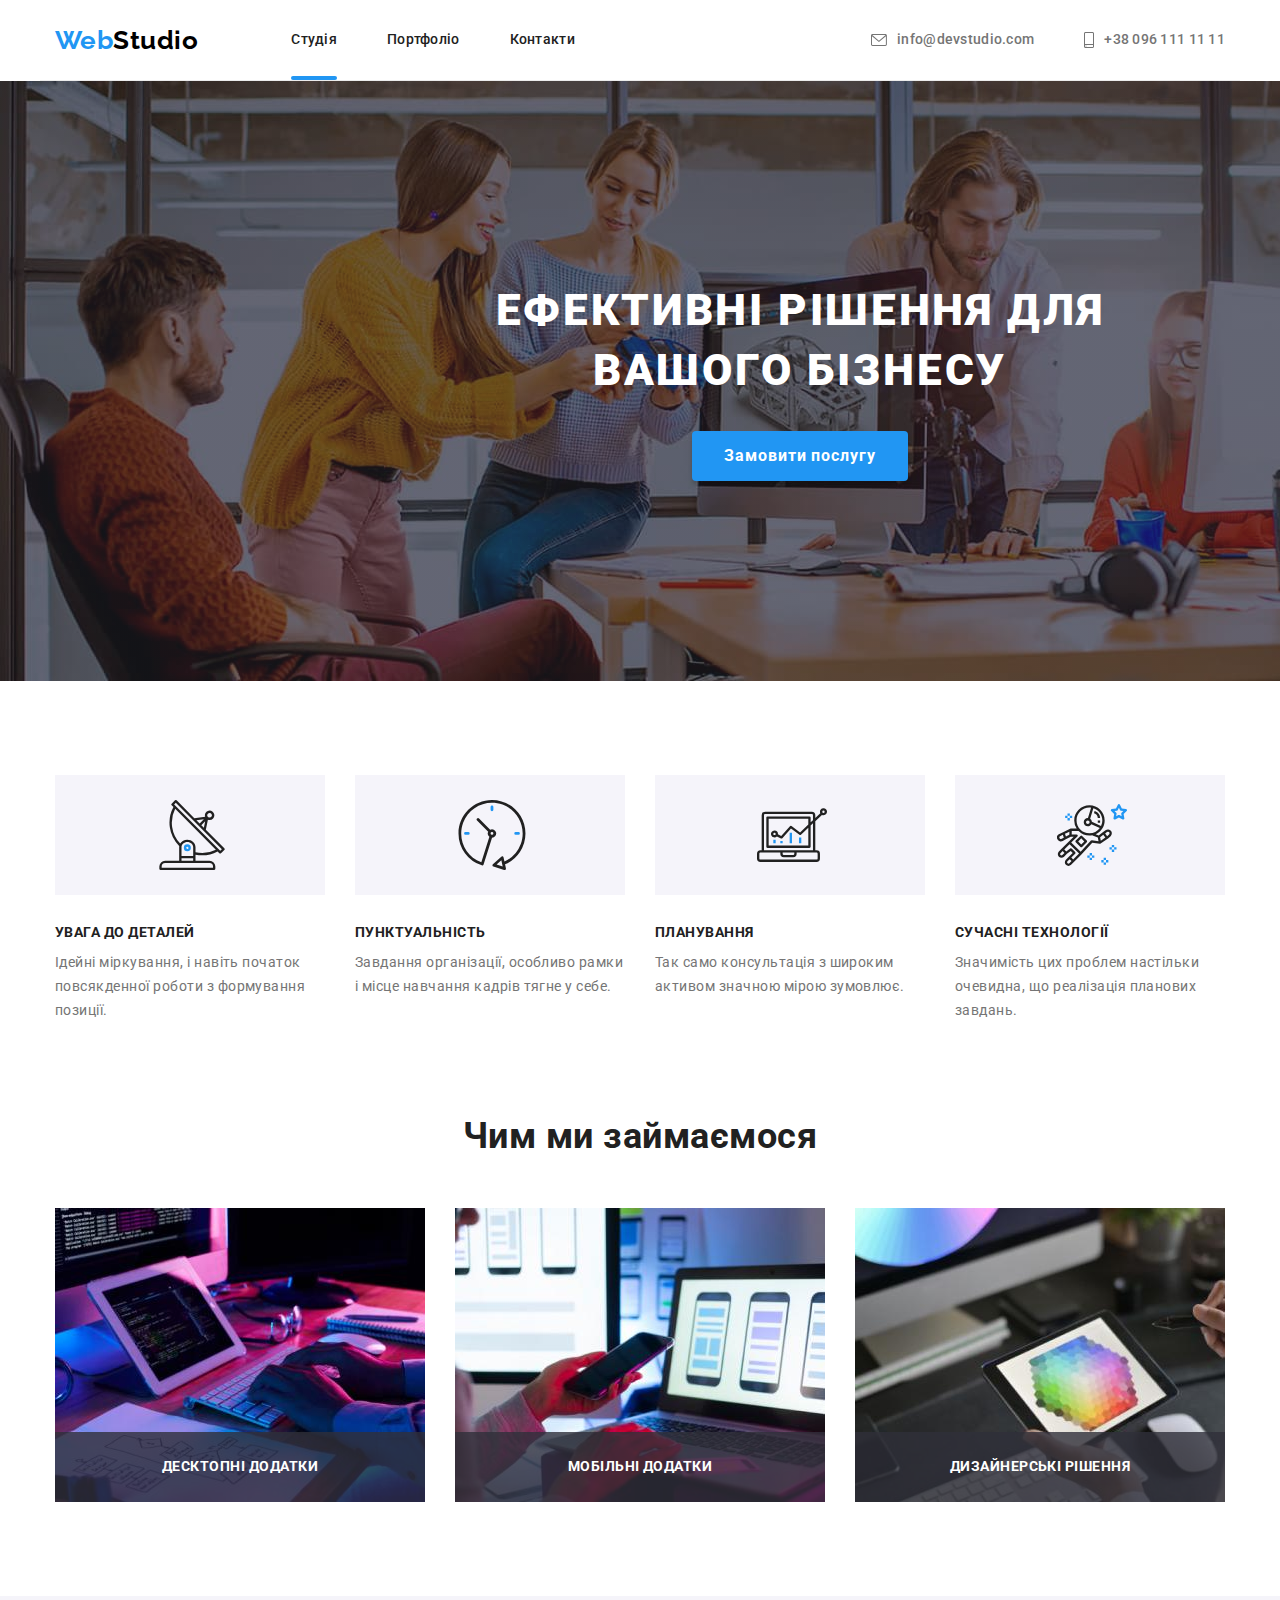
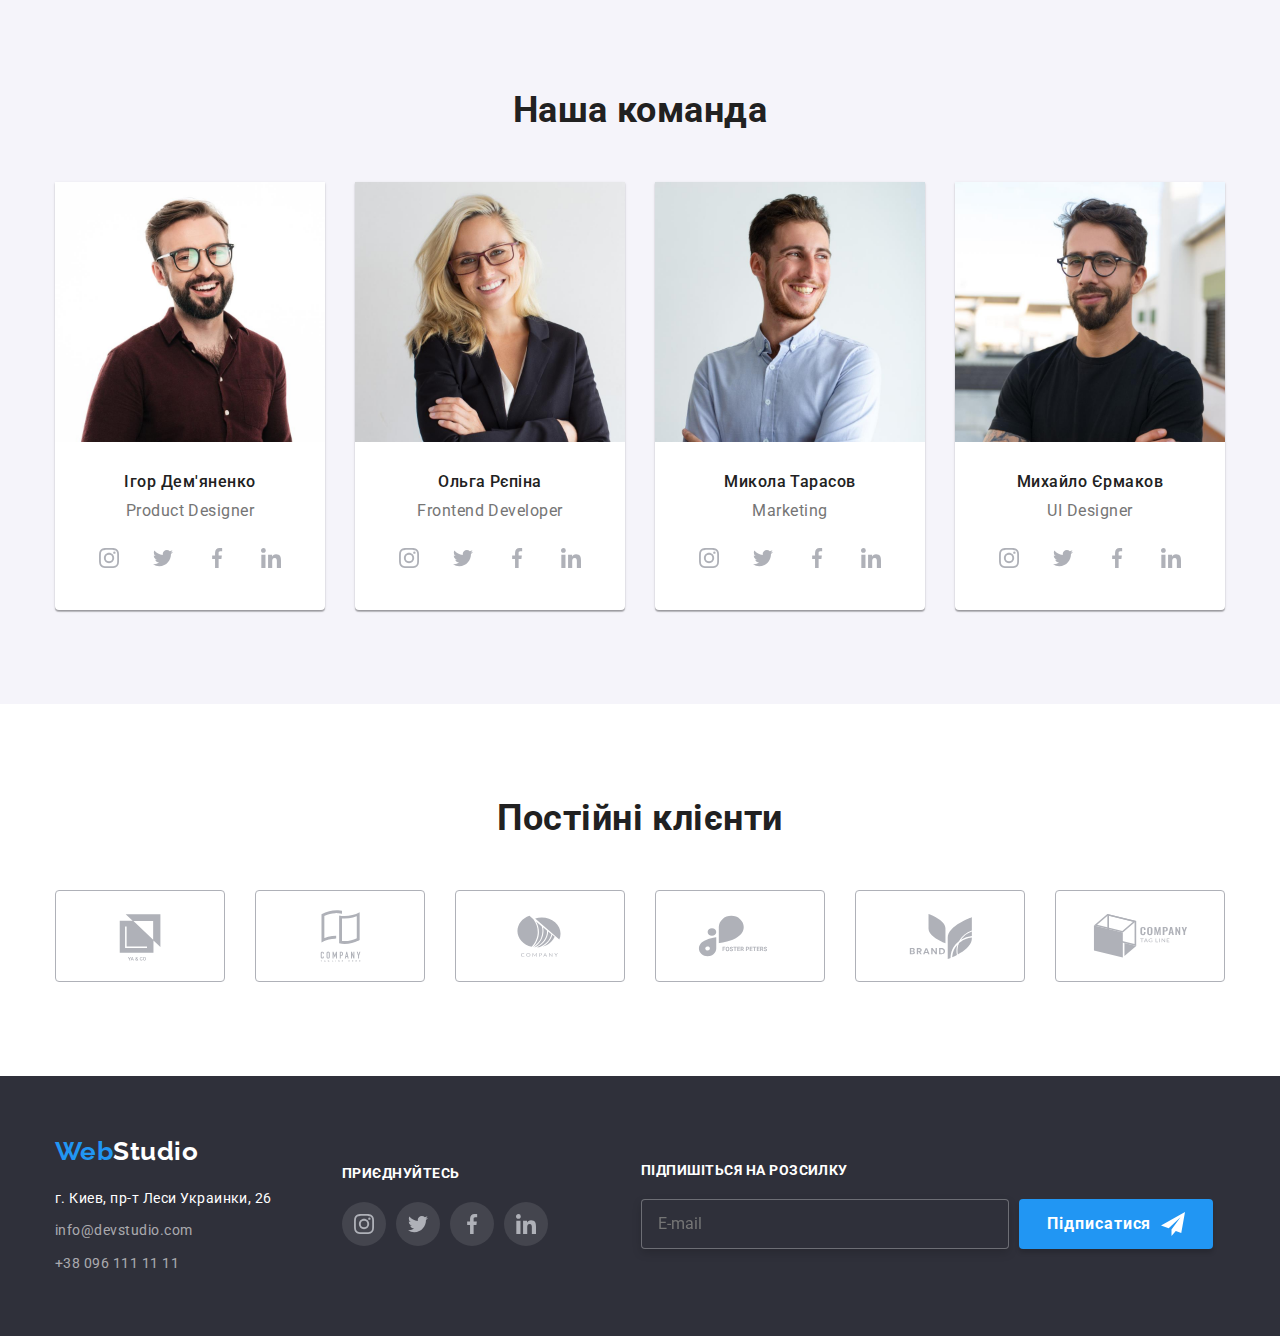
<file: index.html>
<!DOCTYPE html>
<html lang="uk">
  <head>
    <meta charset="UTF-8" />
    <meta http-equiv="X-UA-Compatible" content="IE=edge" />
    <meta name="viewport" content="width=device-width, initial-scale=1.0" />
    <title>Студія</title>
    <link rel="preconnect" href="https://fonts.googleapis.com" />
    <link rel="preconnect" href="https://fonts.gstatic.com" crossorigin />
    <link
      href="https://fonts.googleapis.com/css2?family=Raleway:wght@700&family=Roboto:wght@400;500;700;900&display=swap"
      rel="stylesheet"
    />
    <link
      rel="stylesheet"
      href="https://cdnjs.cloudflare.com/ajax/libs/modern-normalize/1.1.0/modern-normalize.min.css"
    />
    <link rel="stylesheet" href="./css/main.min.css" />
  </head>
  <body>
    <header>
      <div class="container container--center">
        <nav class="site-nav">
          <a href="#" class="logo">Web<span class="logo__accent-color">Studio</span></a>
          <ul class="site-nav__list">
            <li class="site-nav__item">
              <a href="#" class="site-nav__link site-nav__link--underline">Студія</a>
            </li>
            <li class="site-nav__item">
              <a href="./portfolio.html" class="site-nav__link">Портфоліо</a>
            </li>
            <li class="site-nav__item">
              <a href="#" class="site-nav__link">Контакти</a>
            </li>
          </ul>
        </nav>
        <ul class="contacts-list">
          <li class="contacts-list__item">
            <a href="mailto:info@devstudio.com" class="contacts-list__link">
              <svg class="contacts-list__icon" width="16px" height="12px">
                <use href="./images/icons.svg#icon-envelope"></use>
              </svg>
              info@devstudio.com
            </a>
          </li>
          <li class="contacts-list__item">
            <a href="tel:+380961111111" class="contacts-list__link">
              <svg class="contacts-list__icon" width="10px" height="16px">
                <use href="./images/icons.svg#icon-smartphone"></use>
              </svg>
              +38 096 111 11 11</a
            >
          </li>
        </ul>
      </div>
    </header>
    <main>
      <section class="hero">
        <div class="overlay">
          <h1 class="hero__title">Ефективні рішення для <br />вашого бізнесу</h1>
          <button type="button" class="hero__button buttons" data-modal-open>
            Замовити послугу
          </button>
        </div>
      </section>
      <section class="preferences">
        <div class="container">
          <h2 class="visually-hidden">Переваги співробітництва з нами</h2>
          <ul class="preferences__list">
            <li class="preferences__item">
              <div class="icon-box">
                <svg class="preferences__icon">
                  <use href="./images/icons.svg#icon-antenna"></use>
                </svg>
              </div>
              <h3 class="preferences__title">УВАГА ДО ДЕТАЛЕЙ</h3>
              <p class="preferences__text">
                Ідейні міркування, і навіть початок повсякденної роботи з формування позиції.
              </p>
            </li>
            <li class="preferences__item">
              <div class="icon-box">
                <svg class="preferences__icon">
                  <use href="./images/icons.svg#icon-clock"></use>
                </svg>
              </div>
              <h3 class="preferences__title">ПУНКТУАЛЬНІСТЬ</h3>
              <p class="preferences__text">
                Завдання організації, особливо рамки і місце навчання кадрів тягне у себе.
              </p>
            </li>
            <li class="preferences__item">
              <div class="icon-box">
                <svg class="preferences__icon">
                  <use href="./images/icons.svg#icon-diagram"></use>
                </svg>
              </div>
              <h3 class="preferences__title">ПЛАНУВАННЯ</h3>
              <p class="preferences__text">
                Так само консультація з широким активом значною мірою зумовлює.
              </p>
            </li>
            <li class="preferences__item">
              <div class="icon-box">
                <svg class="preferences__icon">
                  <use href="./images/icons.svg#icon-astronaut"></use>
                </svg>
              </div>
              <h3 class="preferences__title">СУЧАСНІ ТЕХНОЛОГІЇ</h3>
              <p class="preferences__text">
                Значимість цих проблем настільки очевидна, що реалізація планових завдань.
              </p>
            </li>
          </ul>
        </div>
      </section>
      <section class="our-work">
        <div class="container">
          <h2 class="our-work__title">Чим ми займаємося</h2>
          <ul class="our-work__list">
            <li class="our-work__item">
              <img src="./images/work-on-pc.jpg" alt="Людина працює за комп'ютером" width="370" />
              <div class="our-work__lable">
                <p class="our-work__lable-text">Десктопні додатки</p>
              </div>
            </li>
            <li class="our-work__item">
              <img src="./images/work-on-laptop.jpg" alt="Людина працює за ноутбуком" width="370" />
              <div class="our-work__lable">
                <p class="our-work__lable-text">Мобільні додатки</p>
              </div>
            </li>
            <li class="our-work__item">
              <img src="./images/work-on-tablet.jpg" alt="Людина працює за планшетом" width="370" />
              <div class="our-work__lable">
                <p class="our-work__lable-text">Дизайнерські рішення</p>
              </div>
            </li>
          </ul>
        </div>
      </section>
      <section class="our-team">
        <div class="container">
          <h2 class="our-team__title">Наша команда</h2>
          <ul class="our-team__list">
            <li class="our-team__item">
              <img
                class="our-team__card-of-members"
                src="./images/img-igor.jpg"
                alt="Ігор Дем'яненко"
                width="270"
              />
              <h3 class="our-team__names">Ігор Дем'яненко</h3>
              <p class="our-team__professions">Product Designer</p>
              <ul class="social-list">
                <li>
                  <a href="" class="social-list__link">
                    <svg class="social-list__icon">
                      <use href="./images/icons.svg#icon-instagram"></use>
                    </svg>
                  </a>
                </li>
                <li>
                  <a href="" class="social-list__link">
                    <svg class="social-list__icon">
                      <use href="./images/icons.svg#icon-twitter"></use>
                    </svg>
                  </a>
                </li>
                <li>
                  <a href="" class="social-list__link">
                    <svg class="social-list__icon">
                      <use href="./images/icons.svg#icon-facebook"></use>
                    </svg>
                  </a>
                </li>
                <li>
                  <a href="" class="social-list__link">
                    <svg class="social-list__icon">
                      <use href="./images/icons.svg#icon-linkedin"></use>
                    </svg>
                  </a>
                </li>
              </ul>
            </li>
            <li class="our-team__item">
              <img
                class="our-team__card-of-members"
                src="./images/img-olga.jpg"
                alt="Ольга Рєпіна"
                width="270"
              />
              <h3 class="our-team__names">Ольга Рєпіна</h3>
              <p class="our-team__professions">Frontend Developer</p>
              <ul class="social-list">
                <li>
                  <a href="" class="social-list__link">
                    <svg class="social-list__icon">
                      <use href="./images/icons.svg#icon-instagram"></use>
                    </svg>
                  </a>
                </li>
                <li>
                  <a href="" class="social-list__link">
                    <svg class="social-list__icon">
                      <use href="./images/icons.svg#icon-twitter"></use>
                    </svg>
                  </a>
                </li>
                <li>
                  <a href="" class="social-list__link">
                    <svg class="social-list__icon">
                      <use href="./images/icons.svg#icon-facebook"></use>
                    </svg>
                  </a>
                </li>
                <li>
                  <a href="" class="social-list__link">
                    <svg class="social-list__icon">
                      <use href="./images/icons.svg#icon-linkedin"></use>
                    </svg>
                  </a>
                </li>
              </ul>
            </li>
            <li class="our-team__item">
              <img
                class="our-team__card-of-members"
                src="./images/img-nik.jpg"
                alt="Микола Тарасов"
                width="270"
              />
              <h3 class="our-team__names">Микола Тарасов</h3>
              <p class="our-team__professions">Marketing</p>
              <ul class="social-list">
                <li>
                  <a href="" class="social-list__link">
                    <svg class="social-list__icon">
                      <use href="./images/icons.svg#icon-instagram"></use>
                    </svg>
                  </a>
                </li>
                <li>
                  <a href="" class="social-list__link">
                    <svg class="social-list__icon">
                      <use href="./images/icons.svg#icon-twitter"></use>
                    </svg>
                  </a>
                </li>
                <li>
                  <a href="" class="social-list__link">
                    <svg class="social-list__icon">
                      <use href="./images/icons.svg#icon-facebook"></use>
                    </svg>
                  </a>
                </li>
                <li>
                  <a href="" class="social-list__link">
                    <svg class="social-list__icon">
                      <use href="./images/icons.svg#icon-linkedin"></use>
                    </svg>
                  </a>
                </li>
              </ul>
            </li>
            <li class="our-team__item">
              <img
                class="our-team__card-of-members"
                src="./images/img-mik.jpg"
                alt="Михайло Єрмаков"
                width="270"
              />
              <h3 class="our-team__names">Михайло Єрмаков</h3>
              <p class="our-team__professions">UI Designer</p>
              <ul class="social-list">
                <li>
                  <a href="" class="social-list__link">
                    <svg class="social-list__icon">
                      <use href="./images/icons.svg#icon-instagram"></use>
                    </svg>
                  </a>
                </li>
                <li>
                  <a href="" class="social-list__link">
                    <svg class="social-list__icon">
                      <use href="./images/icons.svg#icon-twitter"></use>
                    </svg>
                  </a>
                </li>
                <li>
                  <a href="" class="social-list__link">
                    <svg class="social-list__icon">
                      <use href="./images/icons.svg#icon-facebook"></use>
                    </svg>
                  </a>
                </li>
                <li>
                  <a href="" class="social-list__link">
                    <svg class="social-list__icon">
                      <use href="./images/icons.svg#icon-linkedin"></use>
                    </svg>
                  </a>
                </li>
              </ul>
            </li>
          </ul>
        </div>
      </section>
      <section class="clients">
        <div class="container">
          <h2 class="clients_title">Постійні клієнти</h2>
          <ul class="clients__list">
            <li class="clients__item">
              <a href="" class="clients__link">
                <svg class="clients__icon">
                  <use href="./images/icons.svg#icon-client-1"></use>
                </svg>
              </a>
            </li>
            <li class="clients__item">
              <a href="" class="clients__link">
                <svg class="clients__icon">
                  <use href="./images/icons.svg#icon-client-2"></use>
                </svg>
              </a>
            </li>
            <li class="clients__item">
              <a href="" class="clients__link">
                <svg class="clients__icon">
                  <use href="./images/icons.svg#icon-client-3"></use>
                </svg>
              </a>
            </li>
            <li class="clients__item">
              <a href="" class="clients__link">
                <svg class="clients__icon">
                  <use href="./images/icons.svg#icon-client-4"></use>
                </svg>
              </a>
            </li>
            <li class="clients__item">
              <a href="" class="clients__link">
                <svg class="clients__icon">
                  <use href="./images/icons.svg#icon-client-5"></use>
                </svg>
              </a>
            </li>
            <li class="clients__item">
              <a href="" class="clients__link">
                <svg class="clients__icon">
                  <use href="./images/icons.svg#icon-client-6"></use>
                </svg>
              </a>
            </li>
          </ul>
        </div>
      </section>
      <div class="backdrop is-hidden" data-modal>
        <div class="modal">
          <button class="modal__close-button" data-modal-close>
            <svg class="modal__close-icon">
              <use href="./images/icons.svg#icon-close"></use>
            </svg>
          </button>
          <form class="order">
            <p class="order__title">Залиште свої дані, ми вам передзвонимо</p>
            <label class="order__fild">
              <span class="order__label">Ім'я</span>
              <input type="text" class="order__input" name="name" />
              <svg class="order__icon">
                <use href="./images/icons.svg#icon-person"></use>
              </svg>
            </label>
            <label class="order__fild">
              <span class="order__label">Телефон</span>
              <input type="text" class="order__input" name="telefon" />
              <svg class="order__icon">
                <use href="./images/icons.svg#icon-phone"></use>
              </svg>
            </label>
            <label class="order__fild">
              <span class="order__label">Пошта</span>
              <input type="text" class="order__input" name="email" />
              <svg class="order__icon">
                <use href="./images/icons.svg#icon-email"></use>
              </svg>
            </label>
            <span class="order__label">Коментар</span>
            <label class="order__fild">
              <textarea
                class="order__comments-area"
                name="comments"
                rows="7"
                placeholder="Введіть текст"
              ></textarea>
            </label>
            <label class="order__check">
              <input class="order__checkbox" type="checkbox" name="check contract" />
              <span class="order__checkbox-icon"></span>
              <span class="order__checkbox-text"
                >Погоджуюся з розсилкою та приймаю
                <a href="" class="order__contract-link">Умови договору</a></span
              >
            </label>
            <button class="order__form-button" type="submit">Відправити</button>
          </form>
        </div>
      </div>
    </main>
    <footer class="bottom">
      <div class="bottom__wrapper container">
        <div class="bottom___contacts-box">
          <a href="#" class="logo bottom__logo">Web<span class="logo__white-color">Studio</span></a>
          <address class="bottom___location">
            <p class="bottom___location-text">г. Киев, пр-т Леси Украинки, 26</p>
            <ul>
              <li>
                <a href="mailto:info@devstudio.com" class="bottom___link bottom___link--margin"
                  >info@devstudio.com</a
                >
              </li>
              <li>
                <a href="tel:+380961111111" class="bottom___link">+38 096 111 11 11</a>
              </li>
            </ul>
          </address>
        </div>
        <div class="social-box">
          <p class="social-box__text">приєднуйтесь</p>
          <ul class="social-list">
            <li>
              <a href="" class="social-list__link">
                <svg class="social-list__icon">
                  <use href="./images/icons.svg#icon-instagram"></use>
                </svg>
              </a>
            </li>
            <li>
              <a href="" class="social-list__link">
                <svg class="social-list__icon">
                  <use href="./images/icons.svg#icon-twitter"></use>
                </svg>
              </a>
            </li>
            <li>
              <a href="" class="social-list__link">
                <svg class="social-list__icon">
                  <use href="./images/icons.svg#icon-facebook"></use>
                </svg>
              </a>
            </li>
            <li>
              <a href="" class="social-list__link">
                <svg class="social-list__icon">
                  <use href="./images/icons.svg#icon-linkedin"></use>
                </svg>
              </a>
            </li>
          </ul>
        </div>
        <form class="subscribe">
          <p class="subscribe__text">Підпишіться на розсилку</p>
          <div class="subscribe__box">
            <label class="subscribe__label">
              <input class="subscribe__input" type="email" name="email" placeholder="E-mail" />
            </label>
            <button class="subscribe__button" type="submit">
              Підписатися
              <svg class="subscribe__icon">
                <use href="./images/icons.svg#icon-send"></use>
              </svg>
            </button>
          </div>
        </form>
      </div>
    </footer>
    <script src="./js/modal.js"></script>
  </body>
</html>
</file>
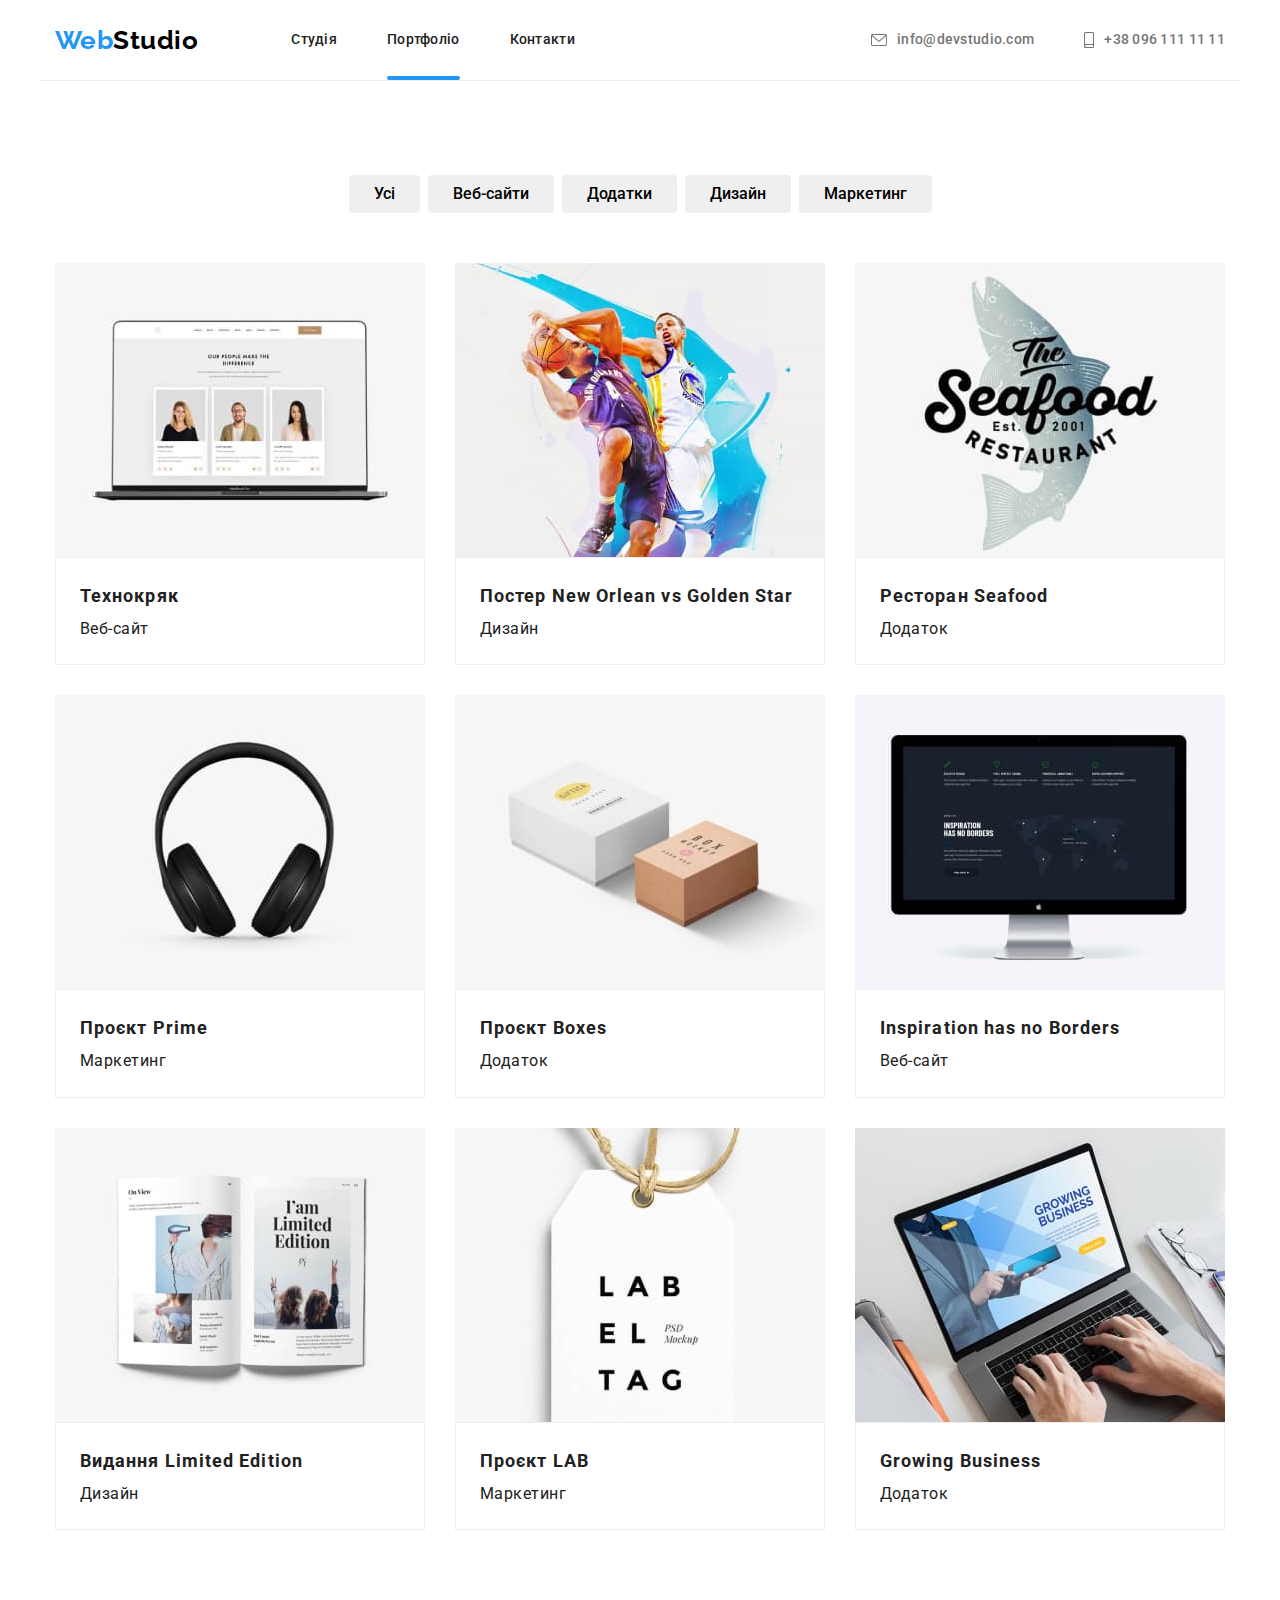
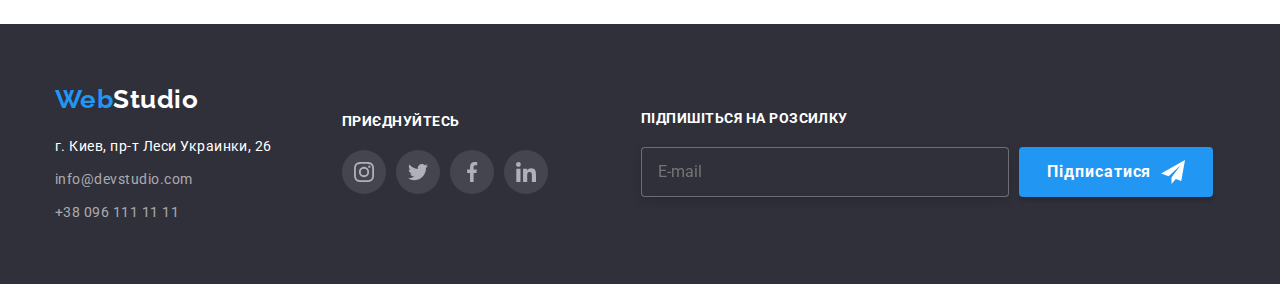
<file: portfolio.html>
<!DOCTYPE html>
<html lang="uk">
  <head>
    <meta charset="UTF-8" />
    <meta http-equiv="X-UA-Compatible" content="IE=edge" />
    <meta name="viewport" content="width=device-width, initial-scale=1.0" />
    <title>Портфоліо</title>
    <link rel="preconnect" href="https://fonts.googleapis.com" />
    <link rel="preconnect" href="https://fonts.gstatic.com" crossorigin />
    <link
      href="https://fonts.googleapis.com/css2?family=Raleway:wght@700&family=Roboto:wght@400;500;700;900&display=swap"
      rel="stylesheet"
    />
    <link
      rel="stylesheet"
      href="https://cdnjs.cloudflare.com/ajax/libs/modern-normalize/1.1.0/modern-normalize.min.css"
    />
    <link rel="stylesheet" href="./css/main.min.css" />
  </head>
  <body class="page">
    <header>
      <div class="container container--center">
        <nav class="site-nav">
          <a href="#" class="logo">Web<span class="logo__accent-color">Studio</span></a>
          <ul class="site-nav__list">
            <li class="site-nav__item">
              <a href="./index.html" class="site-nav__link">Студія</a>
            </li>
            <li class="site-nav__item">
              <a href="#" class="site-nav__link site-nav__link--underline">Портфоліо</a>
            </li>
            <li class="site-nav__item">
              <a href="#" class="site-nav__link">Контакти</a>
            </li>
          </ul>
        </nav>
        <ul class="contacts-list">
          <li class="contacts-list__item">
            <a href="mailto:info@devstudio.com" class="contacts-list__link">
              <svg class="contacts-list__icon" width="16px" height="12px">
                <use href="./images/icons.svg#icon-envelope"></use>
              </svg>
              info@devstudio.com
            </a>
          </li>
          <li class="contacts-list__item">
            <a href="tel:+380961111111" class="contacts-list__link">
              <svg class="contacts-list__icon" width="10px" height="16px">
                <use href="./images/icons.svg#icon-smartphone"></use>
              </svg>
              +38 096 111 11 11</a
            >
          </li>
        </ul>
      </div>
    </header>
    <main>
      <section class="galery">
        <div class="container">
          <h1 class="visually-hidden">Наші проєкти</h1>
          <ul class="filter">
            <li class="filter__item">
              <button type="button" class="filter__button">Усі</button>
            </li>
            <li class="filter__item">
              <button type="button" class="filter__button">Веб-сайти</button>
            </li>
            <li class="filter__item">
              <button type="button" class="filter__button">Додатки</button>
            </li>
            <li class="filter__item">
              <button type="button" class="filter__button">Дизайн</button>
            </li>
            <li class="filter__item">
              <button type="button" class="filter__button">Маркетинг</button>
            </li>
          </ul>
          <ul class="projects">
            <li class="projects__item">
              <a href="" class="case-link links">
                <div class="projects__thumb">
                  <div class="projects__hover-overlay">
                    <p class="projects__description">
                      Ресурс пропонує комплексні пропозиції з різним рівнем функціоналу та сервісів.
                      Все це дозволить відвідувачу отримати вичерпні відомості про компанію чи
                      приватну особу.
                    </p>
                  </div>
                  <img
                    src="./images/img-tech.jpg"
                    alt="Сторінка веб сайту з білим фоном та фото людей"
                    width="370"
                    height="294"
                  />
                </div>
                <div class="projects__title-block">
                  <h2 class="projects__title">Технокряк</h2>
                  <p class="projects__text">Веб-сайт</p>
                </div>
              </a>
            </li>
            <li class="projects__item">
              <a href="" class="case-link links">
                <div class="projects__thumb">
                  <div class="projects__hover-overlay">
                    <p class="projects__description">
                      Ресурс пропонує комплексні пропозиції з різним рівнем функціоналу та сервісів.
                      Все це дозволить відвідувачу отримати вичерпні відомості про компанію чи
                      приватну особу.
                    </p>
                  </div>
                  <img
                    src="./images/img-poster.jpg"
                    alt="Два баскетболісти тянуться в стрибку до м'ячі"
                    width="370"
                    height="294"
                  />
                </div>
                <div class="projects__title-block">
                  <h2 class="projects__title">Постер New Orlean vs Golden Star</h2>
                  <p class="projects__text">Дизайн</p>
                </div>
              </a>
            </li>
            <li class="projects__item">
              <a href="" class="case-link links">
                <div class="projects__thumb">
                  <div class="projects__hover-overlay">
                    <p class="projects__description">
                      Ресурс пропонує комплексні пропозиції з різним рівнем функціоналу та сервісів.
                      Все це дозволить відвідувачу отримати вичерпні відомості про компанію чи
                      приватну особу.
                    </p>
                  </div>
                  <img
                    src="./images/img-restauran.jpg"
                    alt="Ресторан їжі з морепродуктів заснований в 2001 році"
                    width="370"
                    height="294"
                  />
                </div>
                <div class="projects__title-block">
                  <h2 class="projects__title">Ресторан Seafood</h2>
                  <p class="projects__text">Додаток</p>
                </div>
              </a>
            </li>
            <li class="projects__item">
              <a href="" class="case-link links">
                <div class="projects__thumb">
                  <div class="projects__hover-overlay">
                    <p class="projects__description">
                      Ресурс пропонує комплексні пропозиції з різним рівнем функціоналу та сервісів.
                      Все це дозволить відвідувачу отримати вичерпні відомості про компанію чи
                      приватну особу.
                    </p>
                  </div>
                  <img
                    src="./images/img-project-prime.jpg"
                    alt="Чорні навушники на білому фоні"
                    width="370"
                    height="294"
                  />
                </div>
                <div class="projects__title-block">
                  <h2 class="projects__title">Проєкт Prime</h2>
                  <p class="projects__text">Маркетинг</p>
                </div>
              </a>
            </li>
            <li class="projects__item">
              <a href="" class="case-link links">
                <div class="projects__thumb">
                  <div class="projects__hover-overlay">
                    <p class="projects__description">
                      Ресурс пропонує комплексні пропозиції з різним рівнем функціоналу та сервісів.
                      Все це дозволить відвідувачу отримати вичерпні відомості про компанію чи
                      приватну особу.
                    </p>
                  </div>
                  <img
                    src="./images/img-project-boxes.jpg"
                    alt="Коробки на білому фоні"
                    width="370"
                    height="294"
                  />
                </div>
                <div class="projects__title-block">
                  <h2 class="projects__title">Проєкт Boxes</h2>
                  <p class="projects__text">Додаток</p>
                </div>
              </a>
            </li>
            <li class="projects__item">
              <a href="" class="case-link links">
                <div class="projects__thumb">
                  <div class="projects__hover-overlay">
                    <p class="projects__description">
                      Ресурс пропонує комплексні пропозиції з різним рівнем функціоналу та сервісів.
                      Все це дозволить відвідувачу отримати вичерпні відомості про компанію чи
                      приватну особу.
                    </p>
                  </div>
                  <img
                    src="./images/img-inspiration.jpg"
                    alt="Сторінка веб-сайту на з чорним фоном"
                    width="370"
                    height="294"
                  />
                </div>
                <div class="projects__title-block">
                  <h2 class="projects__title">Inspiration has no Borders</h2>
                  <p class="projects__text">Веб-сайт</p>
                </div>
              </a>
            </li>
            <li class="projects__item">
              <a href="" class="case-link links">
                <div class="projects__thumb">
                  <div class="projects__hover-overlay">
                    <p class="projects__description">
                      Ресурс пропонує комплексні пропозиції з різним рівнем функціоналу та сервісів.
                      Все це дозволить відвідувачу отримати вичерпні відомості про компанію чи
                      приватну особу.
                    </p>
                  </div>
                  <img
                    src="./images/img-edition.jpg"
                    alt="Розгорнуті сторінки журналу"
                    width="370"
                    height="294"
                  />
                </div>
                <div class="projects__title-block">
                  <h2 class="projects__title">Видання Limited Edition</h2>
                  <p class="projects__text">Дизайн</p>
                </div>
              </a>
            </li>
            <li class="projects__item">
              <a href="" class="case-link links">
                <div class="projects__thumb">
                  <div class="projects__hover-overlay">
                    <p class="projects__description">
                      Ресурс пропонує комплексні пропозиції з різним рівнем функціоналу та сервісів.
                      Все це дозволить відвідувачу отримати вичерпні відомості про компанію чи
                      приватну особу.
                    </p>
                  </div>
                  <img
                    src="./images/img-project-lab.jpg"
                    alt="Бірка одягу"
                    width="370"
                    height="294"
                  />
                </div>
                <div class="projects__title-block">
                  <h2 class="projects__title">Проєкт LAB</h2>
                  <p class="projects__text">Маркетинг</p>
                </div>
              </a>
            </li>
            <li class="projects__item">
              <a href="" class="case-link links">
                <div class="projects__thumb">
                  <div class="projects__hover-overlay">
                    <p class="projects__description">
                      Ресурс пропонує комплексні пропозиції з різним рівнем функціоналу та сервісів.
                      Все це дозволить відвідувачу отримати вичерпні відомості про компанію чи
                      приватну особу.
                    </p>
                  </div>
                  <img
                    src="./images/img-growing-business.jpg"
                    alt="Людина друкує на ноутбуці"
                    width="370"
                    height="294"
                  />
                </div>
                <div class="projects__title-block">
                  <h2 class="projects__title">Growing Business</h2>
                  <p class="projects__text">Додаток</p>
                </div>
              </a>
            </li>
          </ul>
        </div>
      </section>
    </main>
    <footer class="bottom">
      <div class="bottom__wrapper container">
        <div class="bottom___contacts-box">
          <a href="#" class="logo bottom__logo">Web<span class="logo__white-color">Studio</span></a>
          <address class="bottom___location">
            <p class="bottom___location-text">г. Киев, пр-т Леси Украинки, 26</p>
            <ul>
              <li>
                <a href="mailto:info@devstudio.com" class="bottom___link bottom___link--margin"
                  >info@devstudio.com</a
                >
              </li>
              <li>
                <a href="tel:+380961111111" class="bottom___link">+38 096 111 11 11</a>
              </li>
            </ul>
          </address>
        </div>
        <div class="social-box">
          <p class="social-box__text">приєднуйтесь</p>
          <ul class="social-list">
            <li>
              <a href="" class="social-list__link">
                <svg class="social-list__icon">
                  <use href="./images/icons.svg#icon-instagram"></use>
                </svg>
              </a>
            </li>
            <li>
              <a href="" class="social-list__link">
                <svg class="social-list__icon">
                  <use href="./images/icons.svg#icon-twitter"></use>
                </svg>
              </a>
            </li>
            <li>
              <a href="" class="social-list__link">
                <svg class="social-list__icon">
                  <use href="./images/icons.svg#icon-facebook"></use>
                </svg>
              </a>
            </li>
            <li>
              <a href="" class="social-list__link">
                <svg class="social-list__icon">
                  <use href="./images/icons.svg#icon-linkedin"></use>
                </svg>
              </a>
            </li>
          </ul>
        </div>
        <form class="subscribe">
          <p class="subscribe__text">Підпишіться на розсилку</p>
          <div class="subscribe__box">
            <label class="subscribe__label">
              <input class="subscribe__input" type="email" name="email" placeholder="E-mail" />
            </label>
            <button class="subscribe__button" type="submit">
              Підписатися
              <svg class="subscribe__icon">
                <use href="./images/icons.svg#icon-send"></use>
              </svg>
            </button>
          </div>
        </form>
      </div>
    </footer>
  </body>
</html>
</file>
<file: css/main.min.css>
body{font-family:"Roboto",sans-serif;background-color:#fff;color:#212121;letter-spacing:.03em}ul{list-style:none;margin:0;padding:0}h1,h2,h3,h4,h5,h6,p{margin:0;padding:0}img{display:block}a{text-decoration:none;color:#212121}.container{width:1200px;padding-left:15px;padding-right:15px;margin-left:auto;margin-right:auto}.preferences,.our-work,.our-team,.clients,.galery{padding-top:94px;padding-bottom:94px}.visually-hidden{position:absolute;width:1px;height:1px;margin:-1px;border:0;padding:0;white-space:nowrap;-webkit-clip-path:inset(100%);clip-path:inset(100%);clip:rect(0 0 0 0);overflow:hidden}.our-work__title,.our-team__title,.clients_title{margin-bottom:50px;font-weight:700;font-size:36px;line-height:1.16;text-align:center}.container--center{display:-webkit-box;display:-ms-flexbox;display:flex;-webkit-box-align:center;-ms-flex-align:center;align-items:center;border-bottom:1px solid #ececec}.site-nav{display:-webkit-box;display:-ms-flexbox;display:flex;-webkit-box-align:center;-ms-flex-align:center;align-items:center}.logo{display:block;color:#2196f3;font-family:"Raleway";font-weight:700;font-size:26px;line-height:1.19}.logo__accent-color{color:#000}.site-nav__list{margin-left:93px}.site-nav__item:not(:last-child){margin-right:50px}.site-nav__list,.contacts-list{display:-webkit-box;display:-ms-flexbox;display:flex;font-weight:500;font-size:14px;line-height:1.14;letter-spacing:.02em}.site-nav__link{display:block;padding-top:32px;padding-bottom:32px;-webkit-transition:color 250ms cubic-bezier(0.4, 0, 0.2, 1);transition:color 250ms cubic-bezier(0.4, 0, 0.2, 1)}.site-nav__link:hover,.site-nav__link:focus{color:#2196f3}.contacts-list{margin-left:auto;-webkit-box-align:center;-ms-flex-align:center;align-items:center}.contacts-list__item+.contacts-list__item{margin-left:50px}.contacts-list__link{display:-webkit-box;display:-ms-flexbox;display:flex;-webkit-box-align:center;-ms-flex-align:center;align-items:center;text-decoration:none;color:#757575;padding-top:32px;padding-bottom:32px;-webkit-transition:color 250ms cubic-bezier(0.4, 0, 0.2, 1);transition:color 250ms cubic-bezier(0.4, 0, 0.2, 1)}.contacts-list__link:hover,.contacts-list__link:focus{color:#2196f3}.contacts-list__icon{margin-right:10px;fill:#757575}.contacts-list__link:hover .contacts-list__icon,.contacts-list__link:focus .contacts-list__icon{fill:#2196f3}.site-nav__link--underline{position:relative}.site-nav__link--underline::after{content:"";position:absolute;left:0;bottom:0;display:block;width:100%;height:4px;background-color:#2196f3;border:rgba(0,0,0,0);border-radius:2px}.hero{text-align:center;padding-bottom:0px;padding-top:0px}.hero__title{margin-bottom:30px;color:#fff;font-weight:900;font-size:44px;line-height:1.36;letter-spacing:.06em;text-transform:uppercase}.hero__button{padding:10px 32px;font-family:inherit;color:#fff;font-weight:700;font-size:16px;line-height:1.88;letter-spacing:.06em;background-color:#2196f3;-webkit-box-shadow:0px 4px 4px rgba(0,0,0,.15);box-shadow:0px 4px 4px rgba(0,0,0,.15);border-radius:4px;border:none;cursor:pointer;-webkit-transition:background-color 250ms cubic-bezier(0.4, 0, 0.2, 1);transition:background-color 250ms cubic-bezier(0.4, 0, 0.2, 1)}.hero__button:hover,.hero__button:focus{background-color:#188ce8}.overlay{padding-top:200px;padding-bottom:200px;width:1600px;height:600px;margin-left:auto;margin-right:auto;background-image:-webkit-gradient(linear, left top, left bottom, from(rgba(47, 48, 58, 0.4)), to(rgba(47, 48, 58, 0.4))),url(../images/hero-img.jpg);background-image:linear-gradient(rgba(47, 48, 58, 0.4), rgba(47, 48, 58, 0.4)),url(../images/hero-img.jpg);background-size:cover;background-position:center}.preferences__title{margin-bottom:10px;font-weight:700;font-size:14px;line-height:1.14;text-transform:uppercase}.preferences__text{color:#757575;font-size:14px;line-height:1.7}.preferences__list{display:-webkit-box;display:-ms-flexbox;display:flex;margin-left:-30px;margin-top:-30px}.preferences__item{-ms-flex-preferred-size:calc(33.3333333333% - 30px);flex-basis:calc(33.3333333333% - 30px);margin-left:30px;margin-top:30px}.icon-box{width:270px;height:120px;margin-bottom:30px;background-color:#f5f4fa;padding-top:25px;padding-bottom:25px;padding-left:102.34px;padding-right:102.34px}.preferences__icon{width:70px;height:70px}.our-work{padding-top:0}.our-work__list{display:-webkit-box;display:-ms-flexbox;display:flex;margin-left:-30px;margin-top:-30px}.our-work__item{position:relative;-ms-flex-preferred-size:calc(25% - 30px);flex-basis:calc(25% - 30px);margin-left:30px;margin-top:30px}.our-work__lable{position:absolute;bottom:0;display:block;width:100%;font-weight:700;font-size:14px;line-height:1.14;text-align:center;text-transform:uppercase;color:#fff;background-color:rgba(47,48,58,.8)}.our-work__lable-text{padding-top:27px;padding-bottom:27px}.our-team{background-color:#f5f4fa}.our-team__list{display:-webkit-box;display:-ms-flexbox;display:flex;margin-left:-30px;margin-top:-30px}.our-team__item{-ms-flex-preferred-size:calc(25% - 30px);flex-basis:calc(25% - 30px);margin-left:30px;margin-top:30px;padding-bottom:30px;-webkit-box-shadow:0px 1px 3px rgba(0,0,0,.12),0px 1px 1px rgba(0,0,0,.14),0px 2px 1px rgba(0,0,0,.2);box-shadow:0px 1px 3px rgba(0,0,0,.12),0px 1px 1px rgba(0,0,0,.14),0px 2px 1px rgba(0,0,0,.2);border-radius:0px 0px 4px 4px;background-color:#fff;text-align:center}.our-team__names{margin-bottom:10px;font-weight:500;font-size:16px;line-height:1.19}.our-team__professions{margin-bottom:16px;color:#757575;font-size:16px;line-height:1.19}.our-team__card-of-members{margin-bottom:30px}.social-list{display:-webkit-box;display:-ms-flexbox;display:flex;-webkit-box-pack:center;-ms-flex-pack:center;justify-content:center;gap:10px}.social-list__link{display:-webkit-box;display:-ms-flexbox;display:flex;-webkit-box-align:center;-ms-flex-align:center;align-items:center;width:44px;height:44px;padding:12px;border-radius:50%;-webkit-transition:background-color 250ms cubic-bezier(0.4, 0, 0.2, 1);transition:background-color 250ms cubic-bezier(0.4, 0, 0.2, 1)}.social-list__link:hover,.social-list__link:focus{background-color:#2196f3}.social-list__icon{width:20px;height:20px;fill:#afb1b8;-webkit-transition:fill 250ms cubic-bezier(0.4, 0, 0.2, 1);transition:fill 250ms cubic-bezier(0.4, 0, 0.2, 1)}.social-list__link:hover .social-list__icon,.social-list__link:focus .social-list__icon{fill:#fff}.clients__list{display:-webkit-box;display:-ms-flexbox;display:flex;margin-left:-30px;margin-top:-30px}.clients__item{-ms-flex-preferred-size:calc(16.6666666667% - 30px);flex-basis:calc(16.6666666667% - 30px);margin-left:30px;margin-top:30px;width:170px;height:92px;border:1px solid #afb1b8;border-radius:4px;-webkit-transition:border 250ms cubic-bezier(0.4, 0, 0.2, 1);transition:border 250ms cubic-bezier(0.4, 0, 0.2, 1)}.clients__item:hover,.clients__item:focus{border:1px solid #2196f3}.clients__link{display:block;padding-left:32px;padding-right:32px;padding-top:16px;padding-bottom:16px}.clients__icon{width:106px;height:60px;fill:#afb1b8;-webkit-transition:fill 250ms cubic-bezier(0.4, 0, 0.2, 1);transition:fill 250ms cubic-bezier(0.4, 0, 0.2, 1)}.clients__item:hover .clients__icon,.clients__item:focus .clients__icon{fill:#2196f3}.filter{display:-webkit-box;display:-ms-flexbox;display:flex;margin-bottom:50px;-webkit-box-pack:center;-ms-flex-pack:center;justify-content:center}.filter>.filter__item:not(:last-child){margin-right:8px}.filter__button{padding:6px 25px;font-family:inherit;font-weight:500;font-size:16px;line-height:1.62;border-radius:4px;border:rgba(0,0,0,0);cursor:pointer;-webkit-transition:color 250ms cubic-bezier(0.4, 0, 0.2, 1),background-color 250ms cubic-bezier(0.4, 0, 0.2, 1),-webkit-box-shadow 250ms cubic-bezier(0.4, 0, 0.2, 1);transition:color 250ms cubic-bezier(0.4, 0, 0.2, 1),background-color 250ms cubic-bezier(0.4, 0, 0.2, 1),-webkit-box-shadow 250ms cubic-bezier(0.4, 0, 0.2, 1);transition:color 250ms cubic-bezier(0.4, 0, 0.2, 1),background-color 250ms cubic-bezier(0.4, 0, 0.2, 1),box-shadow 250ms cubic-bezier(0.4, 0, 0.2, 1);transition:color 250ms cubic-bezier(0.4, 0, 0.2, 1),background-color 250ms cubic-bezier(0.4, 0, 0.2, 1),box-shadow 250ms cubic-bezier(0.4, 0, 0.2, 1),-webkit-box-shadow 250ms cubic-bezier(0.4, 0, 0.2, 1)}.filter__button:hover,.filter__button:focus{color:#fff;background-color:#2196f3;-webkit-box-shadow:0px 3px 1px rgba(0,0,0,.1),0px 1px 2px rgba(0,0,0,.08),0px 2px 2px rgba(0,0,0,.12);box-shadow:0px 3px 1px rgba(0,0,0,.1),0px 1px 2px rgba(0,0,0,.08),0px 2px 2px rgba(0,0,0,.12)}.projects{display:-webkit-box;display:-ms-flexbox;display:flex;-ms-flex-wrap:wrap;flex-wrap:wrap;margin-left:-30px;margin-top:-30px}.projects__item{-ms-flex-preferred-size:calc(33.3333333333% - 30px);flex-basis:calc(33.3333333333% - 30px);margin-left:30px;margin-top:30px;-webkit-transition:-webkit-box-shadow 250ms cubic-bezier(0.4, 0, 0.2, 1);transition:-webkit-box-shadow 250ms cubic-bezier(0.4, 0, 0.2, 1);transition:box-shadow 250ms cubic-bezier(0.4, 0, 0.2, 1);transition:box-shadow 250ms cubic-bezier(0.4, 0, 0.2, 1), -webkit-box-shadow 250ms cubic-bezier(0.4, 0, 0.2, 1)}.projects__item:hover,.projects__item:focus{-webkit-box-shadow:0px 1px 1px rgba(0,0,0,.12),0px 4px 4px rgba(0,0,0,.06),1px 4px 6px rgba(0,0,0,.16);box-shadow:0px 1px 1px rgba(0,0,0,.12),0px 4px 4px rgba(0,0,0,.06),1px 4px 6px rgba(0,0,0,.16)}.projects__thumb{position:relative;overflow:hidden}.projects__hover-overlay{display:block;position:absolute;top:0;left:0;width:100%;height:100%;background-color:rgba(33,150,243,.9);-webkit-transform:translateY(100%);transform:translateY(100%);-webkit-transition:-webkit-transform 250ms cubic-bezier(0.4, 0, 0.2, 1);transition:-webkit-transform 250ms cubic-bezier(0.4, 0, 0.2, 1);transition:transform 250ms cubic-bezier(0.4, 0, 0.2, 1);transition:transform 250ms cubic-bezier(0.4, 0, 0.2, 1), -webkit-transform 250ms cubic-bezier(0.4, 0, 0.2, 1)}.projects__item:hover .projects__hover-overlay{-webkit-transform:translateY(0);transform:translateY(0)}.projects__description{padding-top:63px;padding-bottom:63px;padding-left:24px;padding-right:24px;font-weight:400;font-size:18px;line-height:1.56;color:#fff}.projects__title-block{padding:20px 24px;border:1px solid #eee}.projects__title{font-weight:700;font-size:18px;line-height:2;letter-spacing:.06em}.projects__text{font-size:16px;line-height:1.9}.backdrop{position:fixed;top:0;left:0;width:100%;height:100%;background:rgba(0,0,0,.2);opacity:1;-webkit-transition:opacity 250ms cubic-bezier(0.4, 0, 0.2, 1);transition:opacity 250ms cubic-bezier(0.4, 0, 0.2, 1)}.backdrop.is-hidden{opacity:0;pointer-events:none}.backdrop.is-hidden .modal{-webkit-transform:translate(-50%, -50%) scale(1.1);transform:translate(-50%, -50%) scale(1.1)}.modal{position:absolute;top:50%;left:50%;min-width:528px;min-height:591px;background-color:#fff;-webkit-transform:translate(-50%, -50%) scale(1);transform:translate(-50%, -50%) scale(1);-webkit-transition:-webkit-transform 250ms cubic-bezier(0.4, 0, 0.2, 1);transition:-webkit-transform 250ms cubic-bezier(0.4, 0, 0.2, 1);transition:transform 250ms cubic-bezier(0.4, 0, 0.2, 1);transition:transform 250ms cubic-bezier(0.4, 0, 0.2, 1), -webkit-transform 250ms cubic-bezier(0.4, 0, 0.2, 1)}.modal__close-button{position:absolute;top:8px;right:8px;display:-webkit-box;display:-ms-flexbox;display:flex;-webkit-box-align:center;-ms-flex-align:center;align-items:center;width:30px;height:30px;background:#fff;border:1px solid rgba(0,0,0,.1);border-radius:50%}.modal__close-button:hover,.modal__close-button:focus{cursor:pointer}.modal__close-icon{top:0;right:0;width:18px;height:18px;fill:#000;-webkit-transition:fill 250ms cubic-bezier(0.4, 0, 0.2, 1);transition:fill 250ms cubic-bezier(0.4, 0, 0.2, 1)}.modal__close-button:hover .modal__close-icon,.modal__close-button:focus .modal__close-icon{fill:#2196f3}.order{padding-top:40px;padding-left:41px;padding-right:39px;padding-bottom:40px;font-size:12px;line-height:1.17;letter-spacing:.01em;color:#757575}.order__title{margin-bottom:12px;font-weight:700;font-size:20px;line-height:23px;text-align:center;color:#212121}.order__fild{position:relative;display:-webkit-box;display:-ms-flexbox;display:flex;-webkit-box-orient:vertical;-webkit-box-direction:normal;-ms-flex-direction:column;flex-direction:column;margin-bottom:28px}.order__input{position:relative;padding-left:42px;padding-top:12px;padding-bottom:12px;padding-right:12px;border:1px solid rgba(33,33,33,.2);border-radius:4px;outline:none;-webkit-transition:border-color 250ms cubic-bezier(0.4, 0, 0.2, 1);transition:border-color 250ms cubic-bezier(0.4, 0, 0.2, 1)}.order__input:focus{border-color:#2196f3}.order__icon{position:absolute;top:50%;left:12px;width:18px;height:18px;fill:#212121;-webkit-transition:fill 250ms cubic-bezier(0.4, 0, 0.2, 1);transition:fill 250ms cubic-bezier(0.4, 0, 0.2, 1)}.order__input:focus+.order__icon{fill:#2196f3}.order__label{display:block;margin-bottom:4px}.order__comments-area{padding:12px 16px;resize:none;border:1px solid rgba(33,33,33,.2);border-radius:4px;outline:none;-webkit-transition:border-color 250ms cubic-bezier(0.4, 0, 0.2, 1);transition:border-color 250ms cubic-bezier(0.4, 0, 0.2, 1)}.order__comments-area:focus{border-color:#2196f3}.order__comments-area::-webkit-input-placeholder{color:rgba(117,117,117,.5)}.order__comments-area::-moz-placeholder{color:rgba(117,117,117,.5)}.order__comments-area:-ms-input-placeholder{color:rgba(117,117,117,.5)}.order__comments-area::-ms-input-placeholder{color:rgba(117,117,117,.5)}.order__comments-area::placeholder{color:rgba(117,117,117,.5)}.order__check{display:-webkit-box;display:-ms-flexbox;display:flex;-webkit-box-align:center;-ms-flex-align:center;align-items:center;-webkit-box-pack:center;-ms-flex-pack:center;justify-content:center;margin-bottom:30px}.order__checkbox{-webkit-appearance:none;-moz-appearance:none;appearance:none;position:absolute}.order__checkbox-icon{display:block;width:16px;height:15px;margin-right:7px;background-image:url(../images/icon-check-off.svg);background-size:contain;background-repeat:no-repeat}.order__checkbox:checked+.order__checkbox-icon{background-image:url(../images/icon-check-on.svg)}.order__checkbox-text{font-size:14px;line-height:1.71}.order__contract-link{text-decoration:underline;color:#2196f3}.order__form-button{display:block;padding:10px 52px;margin:0 auto;font-weight:700;font-size:16px;line-height:1.88;letter-spacing:.06em;color:#fff;background:#2196f3;-webkit-box-shadow:0px 4px 4px rgba(0,0,0,.15);box-shadow:0px 4px 4px rgba(0,0,0,.15);border-radius:4px;border:rgba(0,0,0,0);-webkit-transition:background 250ms cubic-bezier(0.4, 0, 0.2, 1);transition:background 250ms cubic-bezier(0.4, 0, 0.2, 1)}.order__form-button:hover,.order__form-button:focus{background:#188ce8}.subscribe{margin-left:93px}.subscribe__text{margin-bottom:20px;font-weight:700;font-size:14px;line-height:1.14;text-transform:uppercase}.subscribe__box{display:-webkit-box;display:-ms-flexbox;display:flex;-webkit-box-align:center;-ms-flex-align:center;align-items:center}.subscribe__label{font-size:16px;line-height:1.25}.subscribe__input{width:368px;padding:15px 16px;color:rgba(255,255,255,.6);border:1px solid rgba(255,255,255,.3);-webkit-filter:drop-shadow(0px 4px 4px rgba(0, 0, 0, 0.15));filter:drop-shadow(0px 4px 4px rgba(0, 0, 0, 0.15));border-radius:4px;background-color:#2f303a}.subscribe__button{padding:10px 28px;margin-left:10px;display:-webkit-box;display:-ms-flexbox;display:flex;-webkit-box-align:center;-ms-flex-align:center;align-items:center;text-align:center;font-weight:700;font-size:16px;line-height:1.88;letter-spacing:.06em;color:#fff;background:#2196f3;-webkit-box-shadow:0px 4px 4px rgba(0,0,0,.15);box-shadow:0px 4px 4px rgba(0,0,0,.15);border-radius:4px;border:rgba(0,0,0,0);cursor:pointer}.subscribe__icon{margin-left:10px;width:24px;height:24px;fill:#fff}.bottom{color:#fff;background-color:#2f303a;font-size:14px;line-height:1.7;padding-top:60px;padding-bottom:60px}.bottom__wrapper{display:-webkit-box;display:-ms-flexbox;display:flex;-webkit-box-align:center;-ms-flex-align:center;align-items:center}.bottom___contacts-box{margin-right:70px}.logo__white-color{color:#fff}.bottom__logo{margin-bottom:20px}.bottom___location{font-style:normal}.bottom___location-text{margin-bottom:9px}.bottom___link{color:rgba(255,255,255,.6);-webkit-transition:color 250ms cubic-bezier(0.4, 0, 0.2, 1);transition:color 250ms cubic-bezier(0.4, 0, 0.2, 1)}.bottom___link:hover,.bottom___link:focus{color:#2196f3}.bottom___link--margin{display:block;margin-bottom:9px}.social-box__text{margin-bottom:20px;font-weight:700;font-size:14px;line-height:1.14;text-transform:uppercase}.social-list__link{background-color:rgba(255,255,255,.1)}/*# sourceMappingURL=main.min.css.map */
</file>
